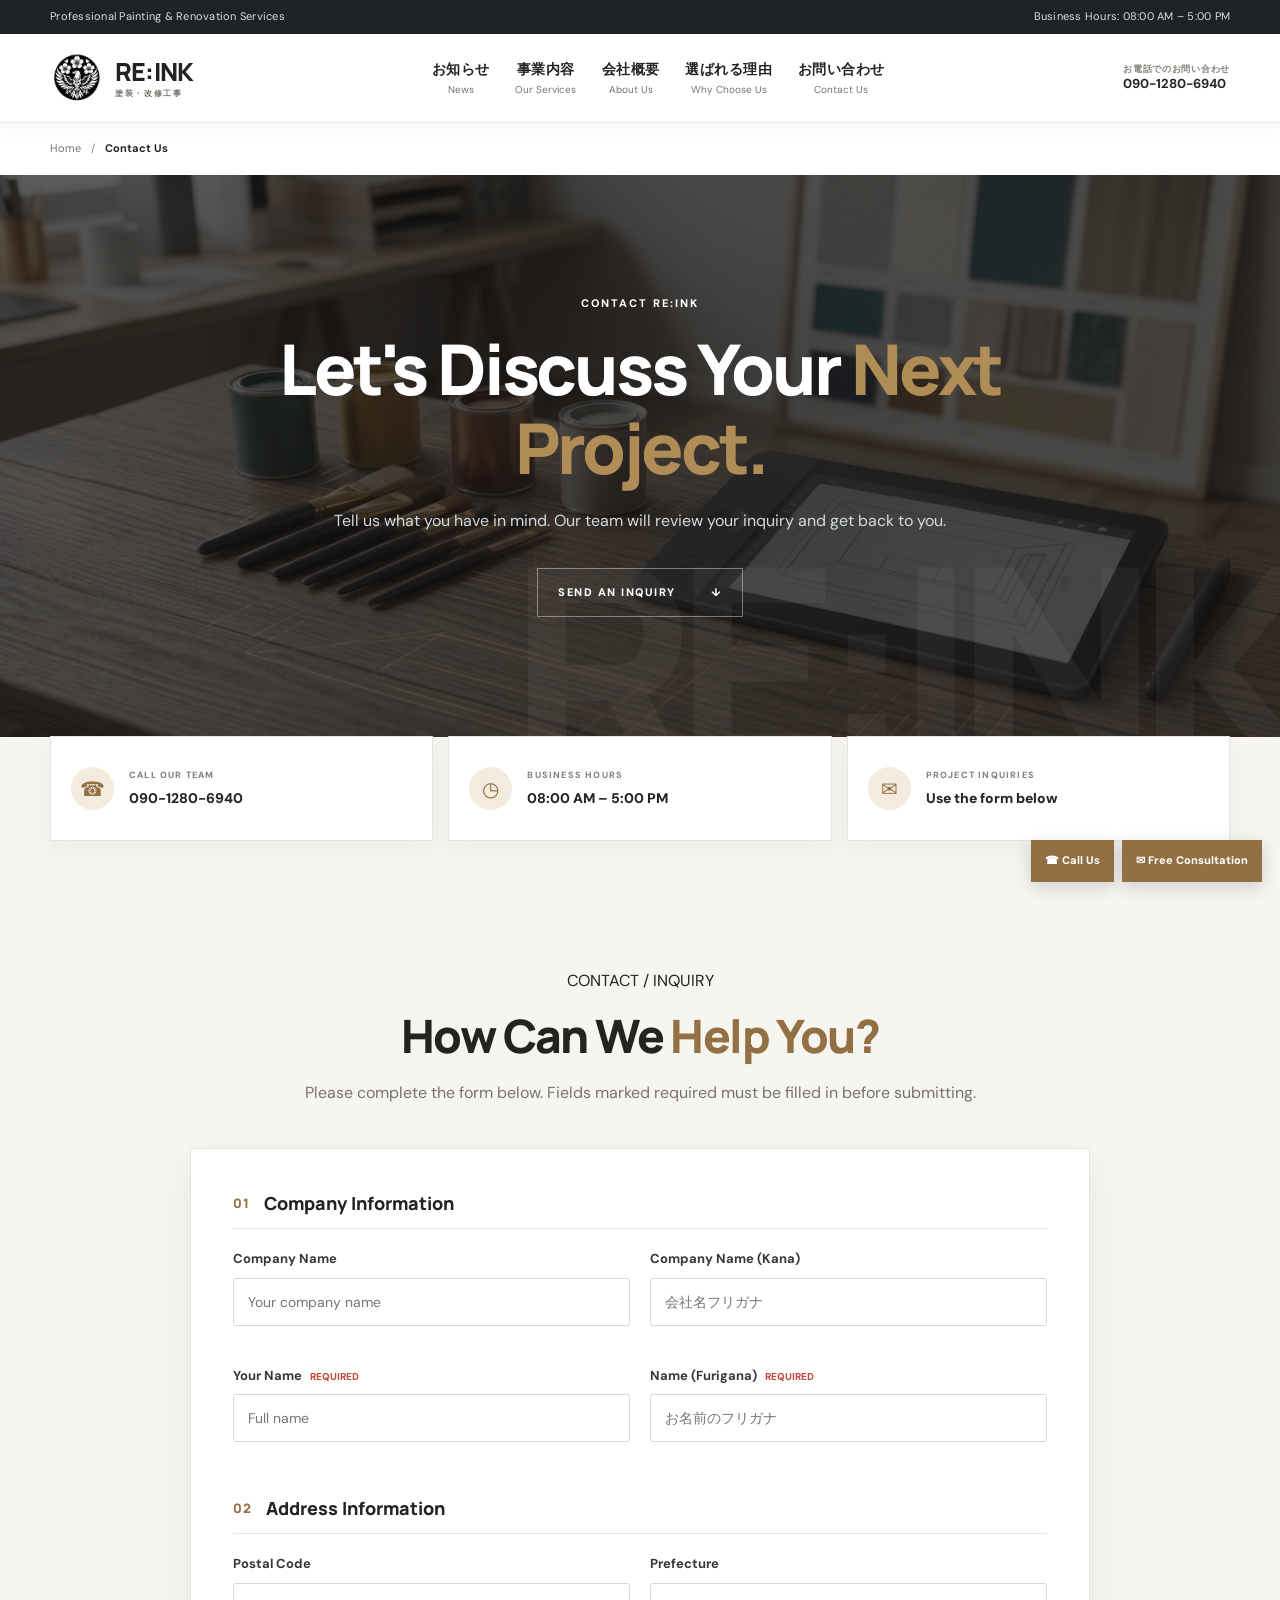
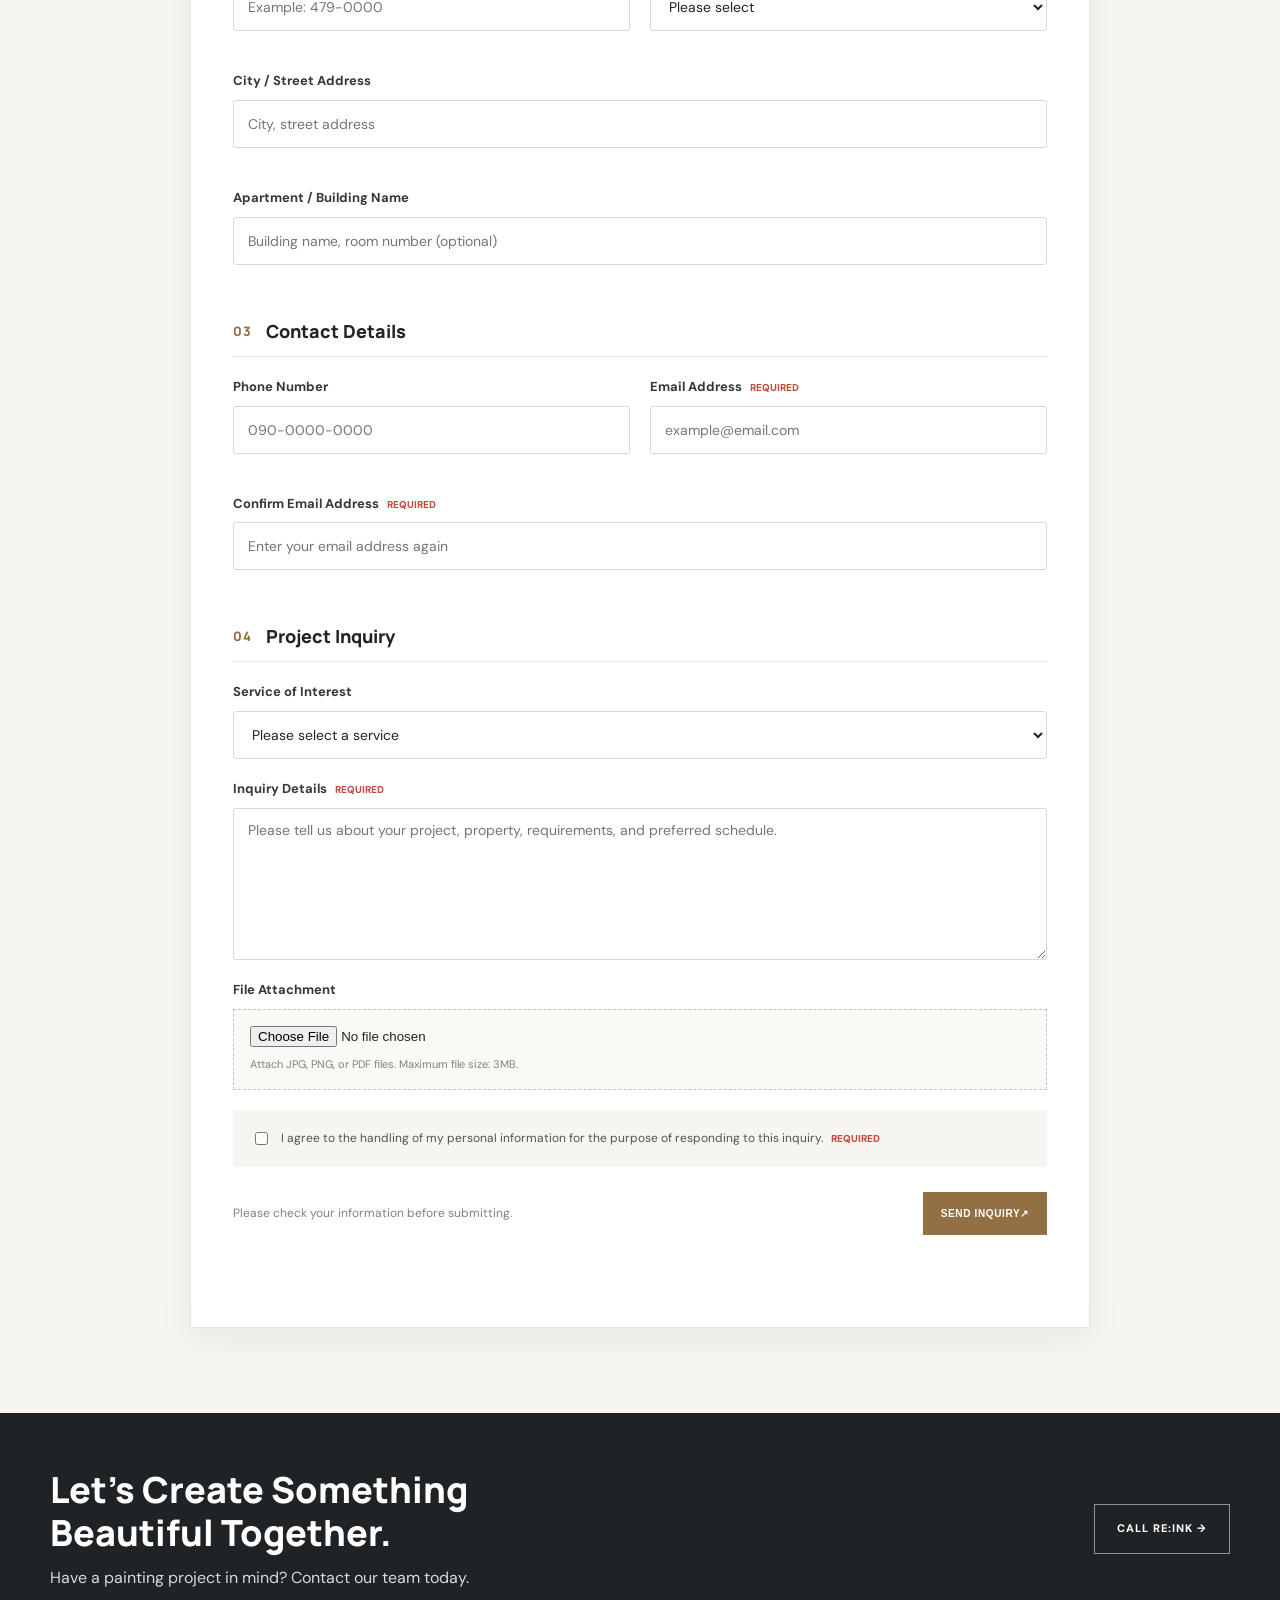
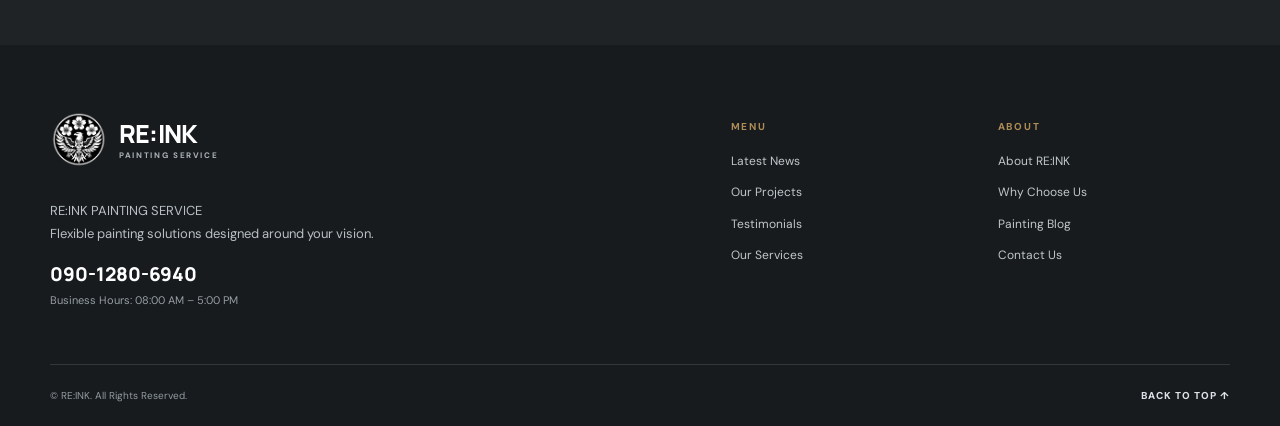
<file: contact.html>
<!DOCTYPE html>
<html lang="en">
<head>
  <meta charset="UTF-8">
  <meta name="viewport" content="width=device-width, initial-scale=1.0">

  <title>Contact Us | RE:INK Painting Service</title>

  <meta name="description" content="Contact RE:INK Painting Service for painting, renovation, and finishing inquiries.">

  <link rel="preconnect" href="https://fonts.googleapis.com">
  <link rel="preconnect" href="https://fonts.gstatic.com" crossorigin>

  <link href="https://fonts.googleapis.com/css2?family=DM+Sans:wght@400;500;600;700;800&family=Manrope:wght@400;500;600;700;800&display=swap" rel="stylesheet">

  <link rel="stylesheet" href="contact.css">
</head>

<body id="top">

  <!-- TOP LINE -->
  <div class="topline">
    <div class="container topline-inner">
      <span>Professional Painting &amp; Renovation Services</span>
      <span>Business Hours: 08:00 AM – 5:00 PM</span>
    </div>
  </div>


<!-- =====================================
     HEADER & NAVIGATION
===================================== -->
<header class="site-header">

    <div class="container header-inner">

        <!-- LOGO -->
        <a class="brand" href="index.html" aria-label="RE:INK Home">

            <img
                src="img/reink.png"
                alt="RE:INK Logo"
                class="brand-logo"
            >

            <span class="brand-copy">
                <b>RE:INK</b>
                <small>塗装・改修工事</small>
            </span>

        </a>

        <!-- DESKTOP NAVIGATION -->
        <nav class="desktop-nav" aria-label="Main Navigation">

            <a href="index.html#news">
                <small>お知らせ</small>
                <span>News</span>
            </a>

            <!-- OUR SERVICES DROPDOWN -->
            <div class="nav-dropdown">

                <a href="index.html#works" class="nav-dropdown-toggle">
                    <small>事業内容</small>
                    <span>Our Services</span>
                </a>

                <div class="nav-submenu">

                    <a href="塗装工事.html">
                        <small>塗装工事</small>
                        <span>General Painting Work</span>
                    </a>

                    <a href="鉄骨塗装.html">
                        <small>鉄骨塗装</small>
                        <span>Steel Structure Painting</span>
                    </a>

                    <a href="屋根の多彩模様塗装.html">
                        <small>屋根の多彩模様塗装</small>
                        <span>Multi-Color Roof Painting</span>
                    </a>

                    <a href="木材塗装.html">
                        <small>木材塗装</small>
                        <span>Wood Painting</span>
                    </a>

                    <a href="外壁ひび割れ補修TNC工法.html">
                        <small>外壁ひび割れ補修TNC工法</small>
                        <span>Exterior Wall Crack Repair</span>
                    </a>

                    <a href="防水仕事.html">
                        <small>防水工事</small>
                        <span>Waterproofing Work</span>
                    </a>

                    <a href="ロゴ・デザイン塗装.html">
                        <small>ロゴ・デザイン塗装</small>
                        <span>Logo &amp; Design Painting</span>
                    </a>

                </div>

            </div>

            <a href="index.html#about">
                <small>会社概要</small>
                <span>About Us</span>
            </a>

            <a href="index.html#reason">
                <small>選ばれる理由</small>
                <span>Why Choose Us</span>
            </a>

            <a href="contact.html">
                <small>お問い合わせ</small>
                <span>Contact Us</span>
            </a>

        </nav>

        <!-- HEADER ACTIONS -->
        <div class="header-actions">

            <a class="phone" href="tel:09012806940">

                <small>お電話でのお問い合わせ</small>

                <b>090-1280-6940</b>

            </a>

        </div>

        <!-- MOBILE MENU BUTTON -->
        <button
            class="menu-toggle"
            aria-label="Open Menu"
            aria-expanded="false"
        >
            <span></span>
            <span></span>
            <span></span>
        </button>

    </div>

    <!-- MOBILE NAVIGATION -->
    <nav class="mobile-nav">

        <a href="index.html#news">
            <small>お知らせ</small>
            <span>News</span>
        </a>

        <!-- MOBILE SERVICE DROPDOWN -->
        <div class="mobile-service-dropdown">

            <a
                href="index.html#works"
                class="mobile-service-toggle"
                aria-expanded="false"
                aria-controls="mobile-service-submenu"
            >
                <small>事業内容</small>
                <span>Our Services</span>
            </a>

            <div class="mobile-service-submenu" id="mobile-service-submenu">

                <a href="塗装工事.html">
                    <small>塗装工事</small>
                    <span>General Painting Work</span>
                </a>

                <a href="鉄骨塗装.html">
                    <small>鉄骨塗装</small>
                    <span>Steel Structure Painting</span>
                </a>

                <a href="屋根の多彩模様塗装.html">
                    <small>屋根の多彩模様塗装</small>
                    <span>Multi-Color Roof Painting</span>
                </a>

                <a href="木材塗装.html">
                    <small>木材塗装</small>
                    <span>Wood Painting</span>
                </a>

                <a href="外壁ひび割れ補修TNC工法.html">
                    <small>外壁ひび割れ補修TNC工法</small>
                    <span>Exterior Wall Crack Repair</span>
                </a>

                <a href="防水仕事.html">
                    <small>防水工事</small>
                    <span>Waterproofing Work</span>
                </a>

                <a href="ロゴ・デザイン塗装.html">
                    <small>ロゴ・デザイン塗装</small>
                    <span>Logo &amp; Design Painting</span>
                </a>

            </div>

        </div>

        <a href="index.html#about">
            <small>会社概要</small>
            <span>About Us</span>
        </a>

        <a href="index.html#reason">
            <small>選ばれる理由</small>
            <span>Why Choose Us</span>
        </a>

        <a href="contact.html">
            <small>お問い合わせ</small>
            <span>Contact Us</span>
        </a>

    </nav>

</header>
  <!-- MAIN CONTENT -->
  <main>


    <!-- BREADCRUMB -->
    <div class="container">

      <div class="breadcrumb">
        <a href="index.html">Home</a>
        <span>/</span>
        <strong>Contact Us</strong>
      </div>

    </div>



    <!-- CONTACT HERO -->
    <section class="contact-hero">

      <div class="container contact-hero-inner">

        <p class="eyebrow">CONTACT RE:INK</p>

        <h1>
          Let's Discuss Your
          <span>Next Project.</span>
        </h1>

        <p>
          Tell us what you have in mind.
          Our team will review your inquiry and get back to you.
        </p>

        <a class="contact-hero-link" href="#contact-form">
          SEND AN INQUIRY <span>↓</span>
        </a>

      </div>

    </section>



    <!-- CONTACT DETAILS -->
    <section class="contact-details">

      <div class="container contact-details-grid">

        <article class="contact-detail-card">

          <span class="contact-detail-icon" aria-hidden="true">☎</span>

          <div>
            <small>CALL OUR TEAM</small>
            <a href="tel:09012806940">090-1280-6940</a>
          </div>

        </article>


        <article class="contact-detail-card">

          <span class="contact-detail-icon" aria-hidden="true">◷</span>

          <div>
            <small>BUSINESS HOURS</small>
            <strong>08:00 AM – 5:00 PM</strong>
          </div>

        </article>


        <article class="contact-detail-card">

          <span class="contact-detail-icon" aria-hidden="true">✉</span>

          <div>
            <small>PROJECT INQUIRIES</small>
            <strong>Use the form below</strong>
          </div>

        </article>

      </div>

    </section>



    <!-- CONTACT FORM -->
    <section class="contact-form-section" id="contact-form">

      <div class="container">

        <div class="contact-form-heading">

          <p class="eyebrow">CONTACT / INQUIRY</p>

          <h2>
            How Can We
            <span>Help You?</span>
          </h2>

          <p>
            Please complete the form below.
            Fields marked required must be filled in before submitting.
          </p>

        </div>



        <form class="reink-contact-form" id="reinkContactForm" novalidate>


          <!-- 01 COMPANY INFORMATION -->
          <div class="form-section-title">
            <span>01</span>
            <h3>Company Information</h3>
          </div>


          <div class="form-grid">

            <div class="form-group">
              <label for="company">Company Name</label>

              <input
                type="text"
                id="company"
                name="company"
                placeholder="Your company name"
              >
            </div>


            <div class="form-group">
              <label for="companyKana">Company Name (Kana)</label>

              <input
                type="text"
                id="companyKana"
                name="companyKana"
                placeholder="会社名フリガナ"
              >
            </div>


            <div class="form-group">
              <label for="name">
                Your Name <span class="required">Required</span>
              </label>

              <input
                type="text"
                id="name"
                name="name"
                placeholder="Full name"
                autocomplete="name"
                required
              >
            </div>


            <div class="form-group">
              <label for="furigana">
                Name (Furigana) <span class="required">Required</span>
              </label>

              <input
                type="text"
                id="furigana"
                name="furigana"
                placeholder="お名前のフリガナ"
                required
              >
            </div>

          </div>



          <!-- 02 ADDRESS INFORMATION -->
          <div class="form-section-title">
            <span>02</span>
            <h3>Address Information</h3>
          </div>


          <div class="form-grid">

            <div class="form-group">

              <label for="postalCode">Postal Code</label>

              <input
                type="text"
                id="postalCode"
                name="postalCode"
                placeholder="Example: 479-0000"
                autocomplete="postal-code"
              >

            </div>


            <div class="form-group">

              <label for="prefecture">Prefecture</label>

              <select id="prefecture" name="prefecture">

                <option value="">Please select</option>

                <option>Aichi</option>

              </select>

            </div>


            <div class="form-group full-width">

              <label for="address">City / Street Address</label>

              <input
                type="text"
                id="address"
                name="address"
                placeholder="City, street address"
                autocomplete="street-address"
              >

            </div>


            <div class="form-group full-width">

              <label for="building">Apartment / Building Name</label>

              <input
                type="text"
                id="building"
                name="building"
                placeholder="Building name, room number (optional)"
              >

            </div>

          </div>



          <!-- 03 CONTACT DETAILS -->
          <div class="form-section-title">
            <span>03</span>
            <h3>Contact Details</h3>
          </div>


          <div class="form-grid">

            <div class="form-group">

              <label for="phoneNumber">Phone Number</label>

              <input
                type="tel"
                id="phoneNumber"
                name="phoneNumber"
                placeholder="090-0000-0000"
                autocomplete="tel"
              >

            </div>


            <div class="form-group">

              <label for="email">
                Email Address <span class="required">Required</span>
              </label>

              <input
                type="email"
                id="email"
                name="email"
                placeholder="example@email.com"
                autocomplete="email"
                required
              >

            </div>


            <div class="form-group full-width">

              <label for="confirmEmail">
                Confirm Email Address <span class="required">Required</span>
              </label>

              <input
                type="email"
                id="confirmEmail"
                name="confirmEmail"
                placeholder="Enter your email address again"
                required
              >

            </div>

          </div>



          <!-- 04 PROJECT INQUIRY -->
          <div class="form-section-title">
            <span>04</span>
            <h3>Project Inquiry</h3>
          </div>


          <div class="form-group full-width">

            <label for="service">Service of Interest</label>

            <select id="service" name="service">

              <option value="">Please select a service</option>

              <option>General Painting</option>
              <option>Steel Structure Painting</option>
              <option>Roof Painting</option>
              <option>Wood Painting</option>
              <option>Exterior Wall Repair</option>
              <option>Waterproofing</option>
              <option>Logo &amp; Design Painting</option>
              <option>Other Services</option>

            </select>

          </div>


          <div class="form-group full-width">

            <label for="message">
              Inquiry Details <span class="required">Required</span>
            </label>

            <textarea
              id="message"
              name="message"
              rows="7"
              placeholder="Please tell us about your project, property, requirements, and preferred schedule."
              required
            ></textarea>

          </div>



          <!-- FILE ATTACHMENT -->
          <div class="form-group full-width">

            <label for="attachment">File Attachment</label>

            <div class="file-upload-wrapper">

              <input
                type="file"
                id="attachment"
                name="attachment"
                accept=".jpg,.jpeg,.png,.pdf"
              >

              <small>
                Attach JPG, PNG, or PDF files.
                Maximum file size: 3MB.
              </small>

            </div>

          </div>



          <!-- PRIVACY -->
          <div class="form-privacy">

            <label class="privacy-check">

              <input
                type="checkbox"
                id="privacy"
                name="privacy"
                required
              >

              <span>
                I agree to the handling of my personal information
                for the purpose of responding to this inquiry.
                <span class="required">Required</span>
              </span>

            </label>

          </div>



          <!-- SUBMIT -->
          <div class="form-submit-area">

            <p>Please check your information before submitting.</p>

            <button
              type="submit"
              class="btn btn-orange form-submit-btn"
            >
              SEND INQUIRY <span>↗</span>
            </button>

          </div>


          <p
            class="form-feedback"
            id="formFeedback"
            role="status"
            aria-live="polite"
          ></p>


        </form>

      </div>

    </section>



    <!-- CONTACT CTA -->
    <section class="contact-cta">

      <div class="container cta-inner">

        <div>

          <h2>
            Let's Create Something<br>
            Beautiful Together.
          </h2>

          <p>
            Have a painting project in mind?
            Contact our team today.
          </p>

        </div>

        <a href="tel:09012806940" class="cta-button">
          CALL RE:INK →
        </a>

      </div>

    </section>

  </main>



  <!-- FOOTER -->
  <footer class="site-footer">

    <div class="container footer-main">


      <!-- FOOTER BRAND -->
      <div class="footer-brand-wrapper">

        <a class="brand footer-brand" href="index.html">

          <img
            src="img/reink.png"
            alt="RE:INK Logo"
            class="footer-logo"
          >

          <span class="brand-copy">
            <b>RE:INK</b>
            <small>PAINTING SERVICE</small>
          </span>

        </a>


        <p>
          RE:INK PAINTING SERVICE<br>
          Flexible painting solutions designed around your vision.
        </p>


        <a class="footer-phone" href="tel:09012806940">
          090-1280-6940
        </a>

        <small>
          Business Hours: 08:00 AM – 5:00 PM
        </small>

      </div>



      <!-- FOOTER LINKS -->
      <div class="footer-links">

        <div>

          <b>MENU</b>

          <a href="index.html#news">Latest News</a>
          <a href="index.html#works">Our Projects</a>
          <a href="index.html#voice">Testimonials</a>
          <a href="index.html#menu">Our Services</a>

        </div>


        <div>

          <b>ABOUT</b>

          <a href="index.html#stores">About RE:INK</a>
          <a href="index.html#reason">Why Choose Us</a>
          <a href="index.html#blog">Painting Blog</a>
          <a href="contact.html">Contact Us</a>

        </div>

      </div>

    </div>



    <!-- FOOTER BOTTOM -->
    <div class="container footer-bottom">

      <span>© RE:INK. All Rights Reserved.</span>

      <a href="#top">BACK TO TOP ↑</a>

    </div>

  </footer>



  <!-- FIXED CONTACT -->
  <div class="fixed-contact">

    <a href="tel:09012806940">
      ☎ Call Us
    </a>

    <a href="#contact-form">
      ✉ Free Consultation
    </a>

  </div>



  <!-- JAVASCRIPT -->
  <script>

    /* =====================================
       MOBILE NAVIGATION
    ===================================== */

    const menuToggle = document.getElementById("menuToggle");
    const navLinks = document.getElementById("navLinks");

    if (menuToggle && navLinks) {

      menuToggle.addEventListener("click", () => {

        const isOpen = navLinks.classList.toggle("active");

        menuToggle.classList.toggle("active", isOpen);

        menuToggle.setAttribute(
          "aria-expanded",
          String(isOpen)
        );

        menuToggle.setAttribute(
          "aria-label",
          isOpen ? "Close Menu" : "Open Menu"
        );

      });


      navLinks.querySelectorAll("a").forEach(link => {

        link.addEventListener("click", () => {

          navLinks.classList.remove("active");
          menuToggle.classList.remove("active");

          menuToggle.setAttribute("aria-expanded", "false");
          menuToggle.setAttribute("aria-label", "Open Menu");

        });

      });


      document.addEventListener("click", event => {

        if (!event.target.closest(".site-header")) {

          navLinks.classList.remove("active");
          menuToggle.classList.remove("active");

          menuToggle.setAttribute("aria-expanded", "false");
          menuToggle.setAttribute("aria-label", "Open Menu");

        }

      });

    }



    /* =====================================
       CONTACT FORM VALIDATION
    ===================================== */

    const form = document.getElementById("reinkContactForm");
    const feedback = document.getElementById("formFeedback");

    if (form && feedback) {

      form.addEventListener("submit", event => {

        event.preventDefault();

        feedback.className = "form-feedback";
        feedback.textContent = "";


        /* REQUIRED FIELD VALIDATION */
        if (!form.reportValidity()) {
          return;
        }


        /* EMAIL CONFIRMATION */
        const email = document.getElementById("email");
        const confirmEmail = document.getElementById("confirmEmail");

        if (
          email.value.trim().toLowerCase() !==
          confirmEmail.value.trim().toLowerCase()
        ) {

          feedback.classList.add("error");

          feedback.textContent =
            "Email addresses do not match. Please check again.";

          confirmEmail.focus();

          return;

        }



        /* FILE VALIDATION */
        const attachment = document.getElementById("attachment");

        if (attachment.files.length) {

          const file = attachment.files[0];

          const allowedTypes = [
            "image/jpeg",
            "image/png",
            "application/pdf"
          ];


          /* MAXIMUM 3MB */
          if (file.size > 3 * 1024 * 1024) {

            feedback.classList.add("error");

            feedback.textContent =
              "File size must not exceed 3MB.";

            attachment.value = "";

            return;

          }


          /* ALLOWED FILE TYPES */
          if (!allowedTypes.includes(file.type)) {

            feedback.classList.add("error");

            feedback.textContent =
              "Only JPG, PNG, and PDF files are allowed.";

            attachment.value = "";

            return;

          }

        }



        /* SUCCESS MESSAGE */
        feedback.classList.add("success");

        feedback.textContent =
          "Your information is valid. The form is ready, but it must be connected to an email service or server before inquiries can be delivered.";

      });

    }
    
document.addEventListener("DOMContentLoaded", function () {

    const menuToggle = document.querySelector(".menu-toggle");
    const mobileNav = document.querySelector(".mobile-nav");

    const serviceDropdown = document.querySelector(
        ".mobile-service-dropdown"
    );

    const serviceToggle = document.querySelector(
        ".mobile-service-toggle"
    );

    // OPEN / CLOSE MOBILE MENU

    if (menuToggle && mobileNav) {

        menuToggle.addEventListener("click", function () {

            const isOpen = mobileNav.classList.contains("active");

            mobileNav.classList.toggle("active", !isOpen);
            mobileNav.classList.remove("open");

            menuToggle.classList.toggle("active", !isOpen);

            menuToggle.setAttribute(
                "aria-expanded",
                String(!isOpen)
            );

            // Close submenu when main menu closes
            if (isOpen && serviceDropdown) {
                serviceDropdown.classList.remove("active");
                serviceToggle.setAttribute("aria-expanded", "false");
            }

        });

    }

    // OPEN / CLOSE SERVICES SUBMENU

    if (serviceToggle && serviceDropdown) {

        serviceToggle.addEventListener("click", function (event) {

            event.preventDefault();

            const isOpen = serviceDropdown.classList.contains("active");

            serviceDropdown.classList.toggle("active", !isOpen);

            serviceToggle.setAttribute(
                "aria-expanded",
                String(!isOpen)
            );

        });

    }

    // CLOSE MENU AFTER CLICKING A NORMAL LINK

    if (mobileNav) {

        mobileNav.querySelectorAll("a:not(.mobile-service-toggle)").forEach(function (link) {

            link.addEventListener("click", function () {

                mobileNav.classList.remove("active", "open");

                if (menuToggle) {
                    menuToggle.classList.remove("active");
                    menuToggle.setAttribute("aria-expanded", "false");
                }

                if (serviceDropdown) {
                    serviceDropdown.classList.remove("active");
                    serviceToggle.setAttribute("aria-expanded", "false");
                }

            });

        });

    }

});


  </script>

</body>
</html>
</file>
<file: contact.css>
/* Contact page additions — uses the existing RE:INK project.css design system */
.contact-hero {
  position: relative;
  overflow: hidden;
  padding: clamp(75px, 10vw, 125px) 0;
  background: linear-gradient(120deg, #202326 0%, #292f34 58%, #3A3025 100%);
  color: #fff;
}
.contact-hero::after {
  content: "RE:INK";
  position: absolute;
  right: -20px;
  bottom: -65px;
  color: rgba(255,255,255,.045);
  font: 800 clamp(100px, 22vw, 280px)/1 Manrope, sans-serif;
  letter-spacing: -.08em;
  pointer-events: none;
}
.contact-hero-inner { position: relative; z-index: 1; max-width: 900px; }
.contact-hero .eyebrow { color: #B08D57; }
.contact-hero h1 {
  max-width: 800px;
  font: 800 clamp(38px, 6.5vw, 70px)/1.12 Manrope, sans-serif;
  letter-spacing: -.045em;
}
.contact-hero h1 span { color: #B08D57; }
.contact-hero-inner > p:not(.eyebrow) {
  max-width: 590px;
  margin-top: 22px;
  color: #d2dbe1;
  font-size: 16px;
}
.contact-hero-link {
  display: inline-flex;
  gap: 35px;
  align-items: center;
  margin-top: 34px;
  padding: 15px 20px;
  border: 1px solid rgba(255,255,255,.4);
  color: #fff;
  font-size: 11px;
  font-weight: 800;
  letter-spacing: 1.5px;
  transition: .25s ease;
}
.contact-hero-link:hover { background: #8C6A3F; border-color: #8C6A3F; }
.contact-details { padding: 0 0 25px; background: #f7f5f0; }
.contact-details-grid {
  display: grid;
  grid-template-columns: repeat(3, 1fr);
  gap: 15px;
  transform: translateY(-1px);
}
.contact-detail-card {
  display: flex;
  align-items: center;
  gap: 15px;
  min-height: 105px;
  padding: 20px;
  background: #fff;
  border: 1px solid #e8e3dc;
  box-shadow: 0 8px 24px rgba(32,35,38,.045);
}
.contact-detail-icon {
  display: grid;
  place-items: center;
  flex: 0 0 43px;
  width: 43px;
  height: 43px;
  border-radius: 50%;
  background: #F3EBDD;
  color: #927044;
  font-size: 20px;
}
.contact-detail-card div { display: flex; flex-direction: column; gap: 4px; min-width: 0; }
.contact-detail-card small { color: #85817a; font-size: 9px; font-weight: 800; letter-spacing: 1.2px; }
.contact-detail-card strong, .contact-detail-card a { color: #242321; font-size: 14px; font-weight: 800; overflow-wrap: anywhere; }
.contact-detail-card a:hover { color: #927044; }
.contact-form-section { padding-top: 85px; }
.form-feedback { line-height: 1.7; }
.form-feedback.error { color: #b42318; }
.form-feedback.success { color: #927044; }
.fixed-contact { z-index: 900; }
@media (max-width: 760px) {
  .contact-details-grid { grid-template-columns: 1fr; gap: 10px; }
  .contact-detail-card { min-height: 82px; }
  .contact-hero { padding: 75px 0 90px; }
  .contact-hero-inner > p:not(.eyebrow) { font-size: 14px; }
}
@media (max-width: 600px) {
  .contact-form-section { padding-top: 60px; }
  .contact-detail-card { padding: 16px; }
  .contact-hero::after { right: -12px; bottom: -25px; }
}


/* Contact form layout and controls */
.contact-form-section { padding: 85px 0; background: #f7f5f0; }
.contact-form-heading { max-width: 720px; margin: 0 auto 42px; text-align: center; }
.contact-form-heading h2 {
  margin: 10px 0 14px; color: #242321;
  font: 800 clamp(30px, 4vw, 46px)/1.15 Manrope, sans-serif;
  letter-spacing: -.035em;
}
.contact-form-heading h2 span { color: #927044; }
.contact-form-heading > p:last-child { color: #77736d; line-height: 1.7; }
.reink-contact-form {
  max-width: 900px; margin: 0 auto; padding: clamp(22px, 4vw, 42px);
  background: #fff; border: 1px solid #e8e3dc;
  box-shadow: 0 12px 36px rgba(32,35,38,.06);
}
.form-section-title {
  display: flex; align-items: center; gap: 14px;
  margin: 34px 0 20px; padding-bottom: 13px; border-bottom: 1px solid #e9e6e0;
}
.form-section-title:first-child { margin-top: 0; }
.form-section-title > span { color: #927044; font: 800 13px Manrope, sans-serif; letter-spacing: 1px; }
.form-section-title h3 { margin: 0; color: #242321; font: 800 18px Manrope, sans-serif; }
.form-grid { display: grid; grid-template-columns: repeat(2, minmax(0, 1fr)); gap: 20px; }
.form-group { display: flex; flex-direction: column; gap: 8px; min-width: 0; margin-bottom: 20px; }
.form-group.full-width { grid-column: 1 / -1; }
.form-group label { color: #393733; font-size: 13px; font-weight: 700; }
.required { margin-left: 5px; color: #c34b3e; font-size: 10px; font-weight: 800; text-transform: uppercase; }
.reink-contact-form input:not([type="checkbox"]):not([type="file"]),
.reink-contact-form select, .reink-contact-form textarea {
  box-sizing: border-box; width: 100%; min-height: 48px; padding: 12px 14px;
  border: 1px solid #dcd8d1; border-radius: 3px; outline: none;
  background: #fff; color: #242321; font: 400 14px "DM Sans", sans-serif;
  transition: border-color .2s, box-shadow .2s;
}
.reink-contact-form textarea { min-height: 150px; resize: vertical; }
.reink-contact-form input:focus, .reink-contact-form select:focus, .reink-contact-form textarea:focus {
  border-color: #927044; box-shadow: 0 0 0 3px rgba(176,141,87,.16);
}
.file-upload-wrapper { padding: 16px; border: 1px dashed #c9c4bb; background: #faf9f6; }
.file-upload-wrapper input { display: block; max-width: 100%; }
.file-upload-wrapper small { display: block; margin-top: 9px; color: #85817a; font-size: 11px; }
.form-privacy { margin: 12px 0 25px; padding: 18px; background: #f7f5f0; }
.privacy-check { display: flex; align-items: flex-start; gap: 10px; color: #55514b; font-size: 12px; line-height: 1.7; }
.privacy-check input { flex: 0 0 auto; margin-top: 4px; }
.form-submit-area { display: flex; align-items: center; justify-content: space-between; gap: 18px; flex-wrap: wrap; }
.form-submit-area > p { margin: 0; color: #85817a; font-size: 12px; }
.form-submit-btn { cursor: pointer; }
.form-feedback { min-height: 1.5em; margin-top: 18px; font-size: 13px; line-height: 1.7; }
.form-feedback.error { color: #b42318; }
.form-feedback.success { color: #927044; }
.contact-cta { padding: 55px 0; background: #202326; color: #fff; }
.cta-inner { display: flex; align-items: center; justify-content: space-between; gap: 30px; }
.cta-inner h2 { margin: 0 0 10px; font: 800 clamp(25px, 3vw, 36px)/1.2 Manrope, sans-serif; }
.cta-inner p { margin: 0; color: #d2dbe1; }
.cta-button {
  display: inline-flex; align-items: center; justify-content: center;
  padding: 15px 22px; border: 1px solid rgba(255,255,255,.5);
  color: #fff; font-size: 11px; font-weight: 800; letter-spacing: 1px; white-space: nowrap;
}
.cta-button:hover { background: #8C6A3F; border-color: #8C6A3F; }
@media (max-width: 760px) { .contact-details-grid { grid-template-columns: 1fr; gap: 10px; } }
@media (max-width: 600px) {
  .contact-form-section { padding: 60px 0; }
  .reink-contact-form { padding: 20px 16px; }
  .form-grid { grid-template-columns: 1fr; gap: 0; }
  .form-group.full-width { grid-column: auto; }
  .form-submit-area { align-items: stretch; flex-direction: column; }
  .form-submit-btn { width: 100%; }
  .cta-inner { align-items: flex-start; flex-direction: column; }
}


/* =====================================================
   RE:INK CONTACT PAGE — HEADER & FOOTER
   Self-contained layout styles for this page
===================================================== */

* { box-sizing: border-box; }
html { scroll-behavior: smooth; }
body {
  margin: 0;
  color: #242321;
  font-family: "DM Sans", sans-serif;
  line-height: 1.6;
}
a { text-decoration: none; }
.container {
  width: min(1180px, calc(100% - 48px));
  margin-inline: auto;
}

/* Top information bar */
.topline {
  background: #202326;
  color: #d9dfe3;
  font-size: 11px;
  letter-spacing: .25px;
}
.topline-inner {
  min-height: 34px;
  display: flex;
  align-items: center;
  justify-content: space-between;
  gap: 20px;
}

/* Main header */
.site-header {
  position: relative;
  z-index: 1000;
  background: #fff;
  border-bottom: 1px solid #ece9e3;
  box-shadow: 0 5px 22px rgba(25, 30, 34, .045);
}
.header-inner {
  min-height: 88px;
  display: flex;
  align-items: center;
  justify-content: space-between;
  gap: 26px;
}
.brand {
  display: inline-flex;
  align-items: center;
  flex: 0 0 auto;
  gap: 11px;
  color: #202326;
}
.brand-logo, .footer-logo {
  display: block;
  width: 54px;
  height: 54px;
  object-fit: contain;
}
.brand-copy {
  display: flex;
  flex-direction: column;
  line-height: 1.05;
}
.brand-copy b {
  font: 800 25px/1 Manrope, sans-serif;
  letter-spacing: -.8px;
}
.brand-copy small {
  margin-top: 5px;
  color: #77736d;
  font-size: 8px;
  font-weight: 800;
  letter-spacing: 1.65px;
}
.desktop-nav {
  display: flex;
  align-items: center;
  justify-content: center;
  gap: clamp(14px, 2vw, 27px);
}
.desktop-nav a {
  position: relative;
  padding: 10px 0;
  color: #45433f;
  font-size: 12px;
  font-weight: 700;
  white-space: nowrap;
  transition: color .2s ease;
}
.desktop-nav a:hover,
.desktop-nav a[aria-current="page"] { color: #927044; }
.desktop-nav a[aria-current="page"]::after {
  position: absolute;
  right: 0;
  bottom: 2px;
  left: 0;
  height: 2px;
  background: #927044;
  content: "";
}
.header-actions {
  display: flex;
  align-items: center;
  gap: 17px;
}
.phone {
  display: flex;
  flex-direction: column;
  color: #242321;
  line-height: 1.25;
  white-space: nowrap;
}
.phone small {
  color: #85817a;
  font-size: 9px;
  font-weight: 700;
  letter-spacing: .7px;
  text-transform: uppercase;
}
.phone b { font-size: 13px; }
.btn {
  display: inline-flex;
  align-items: center;
  justify-content: center;
  min-height: 43px;
  padding: 11px 17px;
  border: 1px solid transparent;
  font-size: 10px;
  font-weight: 800;
  letter-spacing: .65px;
  transition: .2s ease;
}
.btn-orange {
  background: #927044;
  color: #fff;
}
.btn-orange:hover { background: #745633; }
.menu-toggle {
  display: none;
  width: 44px;
  height: 44px;
  padding: 11px;
  border: 1px solid #e6e2dc;
  background: #fff;
  cursor: pointer;
}
.menu-toggle span {
  display: block;
  width: 100%;
  height: 2px;
  margin: 5px 0;
  background: #242321;
  transition: .2s ease;
}
.mobile-nav { display: none; }

/* Breadcrumb */
.breadcrumb {
  display: flex;
  align-items: center;
  gap: 10px;
  padding: 17px 0;
  color: #8a867f;
  font-size: 11px;
}
.breadcrumb a { color: #77736d; }
.breadcrumb a:hover { color: #927044; }
.breadcrumb strong { color: #242321; }

/* Centered contact hero */
.contact-hero {
  text-align: center;
}
.contact-hero-inner {
  width: min(900px, calc(100% - 48px));
  max-width: 900px;
  margin-inline: auto;
  display: flex;
  flex-direction: column;
  align-items: center;
}
.contact-hero .eyebrow {
  margin: 0 0 17px;
  font-size: 11px;
  font-weight: 800;
  letter-spacing: 2px;
}
.contact-hero h1 {
  max-width: 850px;
  margin: 0 auto;
}
.contact-hero-inner > p:not(.eyebrow) {
  max-width: 650px;
  margin: 22px auto 0;
}
.contact-hero-link {
  justify-content: center;
  margin: 34px auto 0;
}

/* Footer */
.site-footer {
  background: #171b1e;
  color: #fff;
}
.footer-main {
  display: grid;
  grid-template-columns: minmax(260px, 1.1fr) minmax(320px, .9fr);
  gap: 70px;
  padding-top: 66px;
  padding-bottom: 55px;
}
.footer-brand { color: #fff; }
.footer-brand .brand-copy b { color: #fff; }
.footer-brand .brand-copy small { color: #a9b1b6; }
.footer-logo {
  width: 58px;
  height: 58px;
}
.footer-brand-wrapper > p {
  max-width: 340px;
  margin: 22px 0 15px;
  color: #b9c0c4;
  font-size: 13px;
  line-height: 1.8;
}
.footer-phone {
  display: inline-block;
  margin-bottom: 5px;
  color: #fff;
  font: 800 19px Manrope, sans-serif;
}
.footer-brand-wrapper > small {
  display: block;
  color: #969fa4;
  font-size: 11px;
}
.footer-links {
  display: grid;
  grid-template-columns: repeat(2, minmax(120px, 1fr));
  gap: 35px;
  padding-top: 8px;
}
.footer-links > div {
  display: flex;
  flex-direction: column;
  align-items: flex-start;
  gap: 12px;
}
.footer-links b {
  margin-bottom: 5px;
  color: #B08D57;
  font-size: 10px;
  letter-spacing: 1.7px;
}
.footer-links a {
  color: #c1c7ca;
  font-size: 12px;
  transition: color .2s ease;
}
.footer-links a:hover { color: #B08D57; }
.footer-bottom {
  min-height: 62px;
  display: flex;
  align-items: center;
  justify-content: space-between;
  gap: 20px;
  border-top: 1px solid rgba(255,255,255,.12);
  color: #929ba0;
  font-size: 10px;
}
.footer-bottom a {
  color: #dce2e5;
  font-size: 10px;
  font-weight: 800;
  letter-spacing: 1px;
}
.footer-bottom a:hover { color: #B08D57; }

/* Floating contact shortcuts */
.fixed-contact {
  position: fixed;
  right: 18px;
  bottom: 18px;
  display: flex;
  gap: 8px;
  z-index: 900;
}
.fixed-contact a {
  display: inline-flex;
  align-items: center;
  justify-content: center;
  min-height: 42px;
  padding: 10px 14px;
  background: #927044;
  color: #fff;
  box-shadow: 0 5px 18px rgba(0,0,0,.16);
  font-size: 11px;
  font-weight: 800;
}
.fixed-contact a:hover { background: #745633; }

/* Responsive header and footer */
@media (max-width: 1050px) {
  .desktop-nav { gap: 13px; }
  .desktop-nav a { font-size: 11px; }
  .header-actions { gap: 10px; }
  .header-actions .btn { padding-inline: 12px; }
  .phone b { font-size: 12px; }
}
@media (max-width: 900px) {
  .desktop-nav, .header-actions { display: none; }
  .header-inner { min-height: 76px; }
  .menu-toggle { display: block; }
  .mobile-nav {
    position: absolute;
    top: 100%;
    right: 0;
    left: 0;
    display: flex;
    flex-direction: column;
    padding: 0 24px;
    max-height: 0;
    overflow: hidden;
    background: #fff;
    border-top: 1px solid transparent;
    box-shadow: 0 12px 20px rgba(0,0,0,.08);
    transition: max-height .3s ease, padding .3s ease;
  }
  .mobile-nav.active {
    max-height: 360px;
    padding-top: 10px;
    padding-bottom: 14px;
    border-top-color: #ece9e3;
  }
  .mobile-nav a {
    padding: 12px 2px;
    border-bottom: 1px solid #f0ede8;
    color: #33312d;
    font-size: 13px;
    font-weight: 700;
  }
  .mobile-nav a:last-child { border-bottom: 0; }
  .mobile-nav a:hover,
  .mobile-nav a[aria-current="page"] { color: #927044; }
  .footer-main { gap: 40px; }
}
@media (max-width: 600px) {
  .container { width: min(100% - 34px, 1180px); }
  .topline-inner {
    min-height: 31px;
    justify-content: center;
    text-align: center;
  }
  .topline-inner span:last-child { display: none; }
  .brand-logo { width: 47px; height: 47px; }
  .brand-copy b { font-size: 22px; }
  .breadcrumb { padding: 13px 0; }
  .contact-hero { padding: 68px 0 76px; }
  .contact-hero-inner {
    width: min(100% - 34px, 900px);
  }
  .contact-hero h1 { font-size: clamp(34px, 9vw, 48px); }
  .contact-hero-inner > p:not(.eyebrow) { max-width: 440px; }
  .footer-main {
    grid-template-columns: 1fr;
    gap: 35px;
    padding-top: 48px;
    padding-bottom: 38px;
  }
  .footer-links { gap: 20px; }
  .footer-bottom {
    min-height: 58px;
    font-size: 9px;
  }
  .fixed-contact {
    right: 10px;
    bottom: 10px;
    left: 10px;
  }
  .fixed-contact a { flex: 1; padding-inline: 8px; font-size: 10px; }
}

/* =====================================
   BILINGUAL NAVIGATION
===================================== */

.desktop-nav a {
    display: flex;
    flex-direction: column;
    align-items: center;
    justify-content: center;
    gap: 3px;
    text-decoration: none;
}

.desktop-nav a span {
    font-size: 13px;
    font-weight: 700;
}

.desktop-nav a small {
    font-size: 10px;
    font-weight: 500;
    color: #888;
    letter-spacing: 0.5px;
    line-height: 1.2;
}

.desktop-nav a:hover small {
    color: #B08D57;
}

.desktop-nav a[aria-current="page"] small {
    color: #B08D57;
}


/* MOBILE NAVIGATION */

.mobile-nav a {
    display: flex;
    flex-direction: column;
    gap: 3px;
    text-decoration: none;
}

.mobile-nav a span {
    font-size: 14px;
    font-weight: 700;
}

.mobile-nav a small {
    font-size: 11px;
    color: #888;
    font-weight: 500;
}

.mobile-nav a[aria-current="page"] small {
    color: #B08D57;
}

/* =====================================================
   26. HEADER NAVIGATION - FINAL FIX
===================================================== */

/* JAPANESE MAIN TEXT - DESKTOP */

.desktop-nav > a,
.desktop-nav .nav-dropdown-toggle {
    display: flex;
    flex-direction: column;
    align-items: center;
    justify-content: center;
    gap: 3px;
}

.desktop-nav > a small,
.desktop-nav .nav-dropdown-toggle small {
    order: 1;
    display: block;
    color: #242321;
    font-size: 14px;
    font-weight: 700;
    line-height: 1.4;
}

.desktop-nav > a span,
.desktop-nav .nav-dropdown-toggle span {
    order: 2;
    display: block;
    color: #77736d;
    font-size: 10px;
    font-weight: 400;
    line-height: 1.3;
}

/* DESKTOP DROPDOWN */

.nav-dropdown {
    position: relative;
}

.nav-dropdown-toggle::after {
    display: none !important;
    content: none !important;
}

.nav-submenu {
    position: absolute;
    top: 100%;
    left: 50%;
    transform: translateX(-50%);
    width: 290px;
    margin-top: 12px;
    padding: 8px 0;
    background: #fff;
    border-top: 3px solid #B08D57;
    box-shadow: 0 10px 30px rgba(0,0,0,.12);

    opacity: 0;
    visibility: hidden;
    pointer-events: none;

    transition: opacity .25s ease, visibility .25s ease;
    z-index: 2000;
}

.nav-dropdown:hover .nav-submenu,
.nav-dropdown:focus-within .nav-submenu {
    opacity: 1;
    visibility: visible;
    pointer-events: auto;
}

.nav-submenu a {
    display: flex;
    flex-direction: column;
    align-items: flex-start;
    gap: 2px;
    padding: 10px 18px;
    white-space: normal;
    transition: background .3s ease;
}

.nav-submenu a small {
    order: 1;
    color: #242321;
    font-size: 13px;
    font-weight: 700;
}

.nav-submenu a span {
    order: 2;
    color: #77736d;
    font-size: 10px;
    font-weight: 400;
}

.nav-submenu a:hover {
    background: #f7f4ef;
    padding-left: 23px;
}

/* =====================================================
   27. MOBILE NAVIGATION
===================================================== */

.mobile-nav a {
    display: flex;
    flex-direction: column;
    align-items: flex-start;
    gap: 3px;
    padding: 12px 5px;
}

/* JAPANESE - MAIN TEXT */

.mobile-nav a small {
    order: 1;
    display: block;
    color: #242321;
    font-size: 15px;
    font-weight: 700;
    line-height: 1.4;
}

/* ENGLISH - SUBTITLE */

.mobile-nav a span {
    order: 2;
    display: block;
    color: #77736d;
    font-size: 11px;
    font-weight: 400;
    line-height: 1.3;
}

/* MOBILE MENU OPEN STATE */

@media (max-width: 900px) {

    .mobile-nav {
        display: flex;
        flex-direction: column;
        align-items: stretch;

        opacity: 0;
        visibility: hidden;
        pointer-events: none;

        transform: translateY(-10px);

        transition:
            opacity .25s ease,
            transform .25s ease,
            visibility .25s ease;

        overflow-y: auto;
        max-height: calc(100vh - 90px);
    }

    /* Support both existing class names */

    .mobile-nav.active,
    .mobile-nav.open {
        display: flex;
        opacity: 1;
        visibility: visible;
        pointer-events: auto;
        transform: translateY(0);
    }

    /* MOBILE DROPDOWN */

    .mobile-service-dropdown {
        display: block;
        width: 100%;
    }

    .mobile-service-toggle {
        display: flex;
        flex-direction: column;
        align-items: flex-start;
        gap: 3px;
        width: 100%;
        padding: 12px 5px;
        cursor: pointer;
    }

    .mobile-service-toggle small {
        order: 1;
        font-size: 15px;
        font-weight: 700;
        color: #242321;
    }

    .mobile-service-toggle span {
        order: 2;
        font-size: 11px;
        font-weight: 400;
        color: #77736d;
    }

    /* SUBMENU HIDDEN BY DEFAULT */

    .mobile-service-submenu {
        display: none;
        flex-direction: column;
        width: 100%;
        padding: 5px 0;
        background: #f5f3ef;
    }

    /* SUBMENU OPEN */

    .mobile-service-dropdown.active > .mobile-service-submenu {
        display: flex;
    }

    /* SUBMENU LINKS */

    .mobile-service-submenu a {
        display: flex;
        flex-direction: column;
        align-items: flex-start;
        gap: 3px;

        margin-left: 15px;
        padding: 11px 15px;

        border-left: 2px solid #B08D57;
        border-bottom: 1px solid #e9e3da;
    }

    .mobile-service-submenu a small {
        order: 1;
        color: #242321;
        font-size: 13px;
        font-weight: 700;
    }

    .mobile-service-submenu a span {
        order: 2;
        color: #77736d;
        font-size: 10px;
        font-weight: 400;
    }

    .mobile-service-submenu a:last-child {
        border-bottom: none;
    }

    /* HAMBURGER BUTTON */

    .menu-toggle {
        display: flex !important;
    }
}

/* HIDE MOBILE DROPDOWN ON DESKTOP */

@media (min-width: 901px) {

    .mobile-service-dropdown {
        display: none !important;
    }

    .mobile-nav {
        display: none !important;
    }
}
/* =====================================
   CONTACT HERO BACKGROUND
===================================== */

.contact-hero {
    background:
        linear-gradient(
            rgba(20, 20, 20, 0.65),
            rgba(20, 20, 20, 0.65)
        ),
        url("img/contact.jpg") center center / cover no-repeat;

    padding: 120px 0;
    color: #ffffff;
}

.contact-hero .eyebrow,
.contact-hero h1,
.contact-hero p {
    color: #ffffff;
}
</file>
